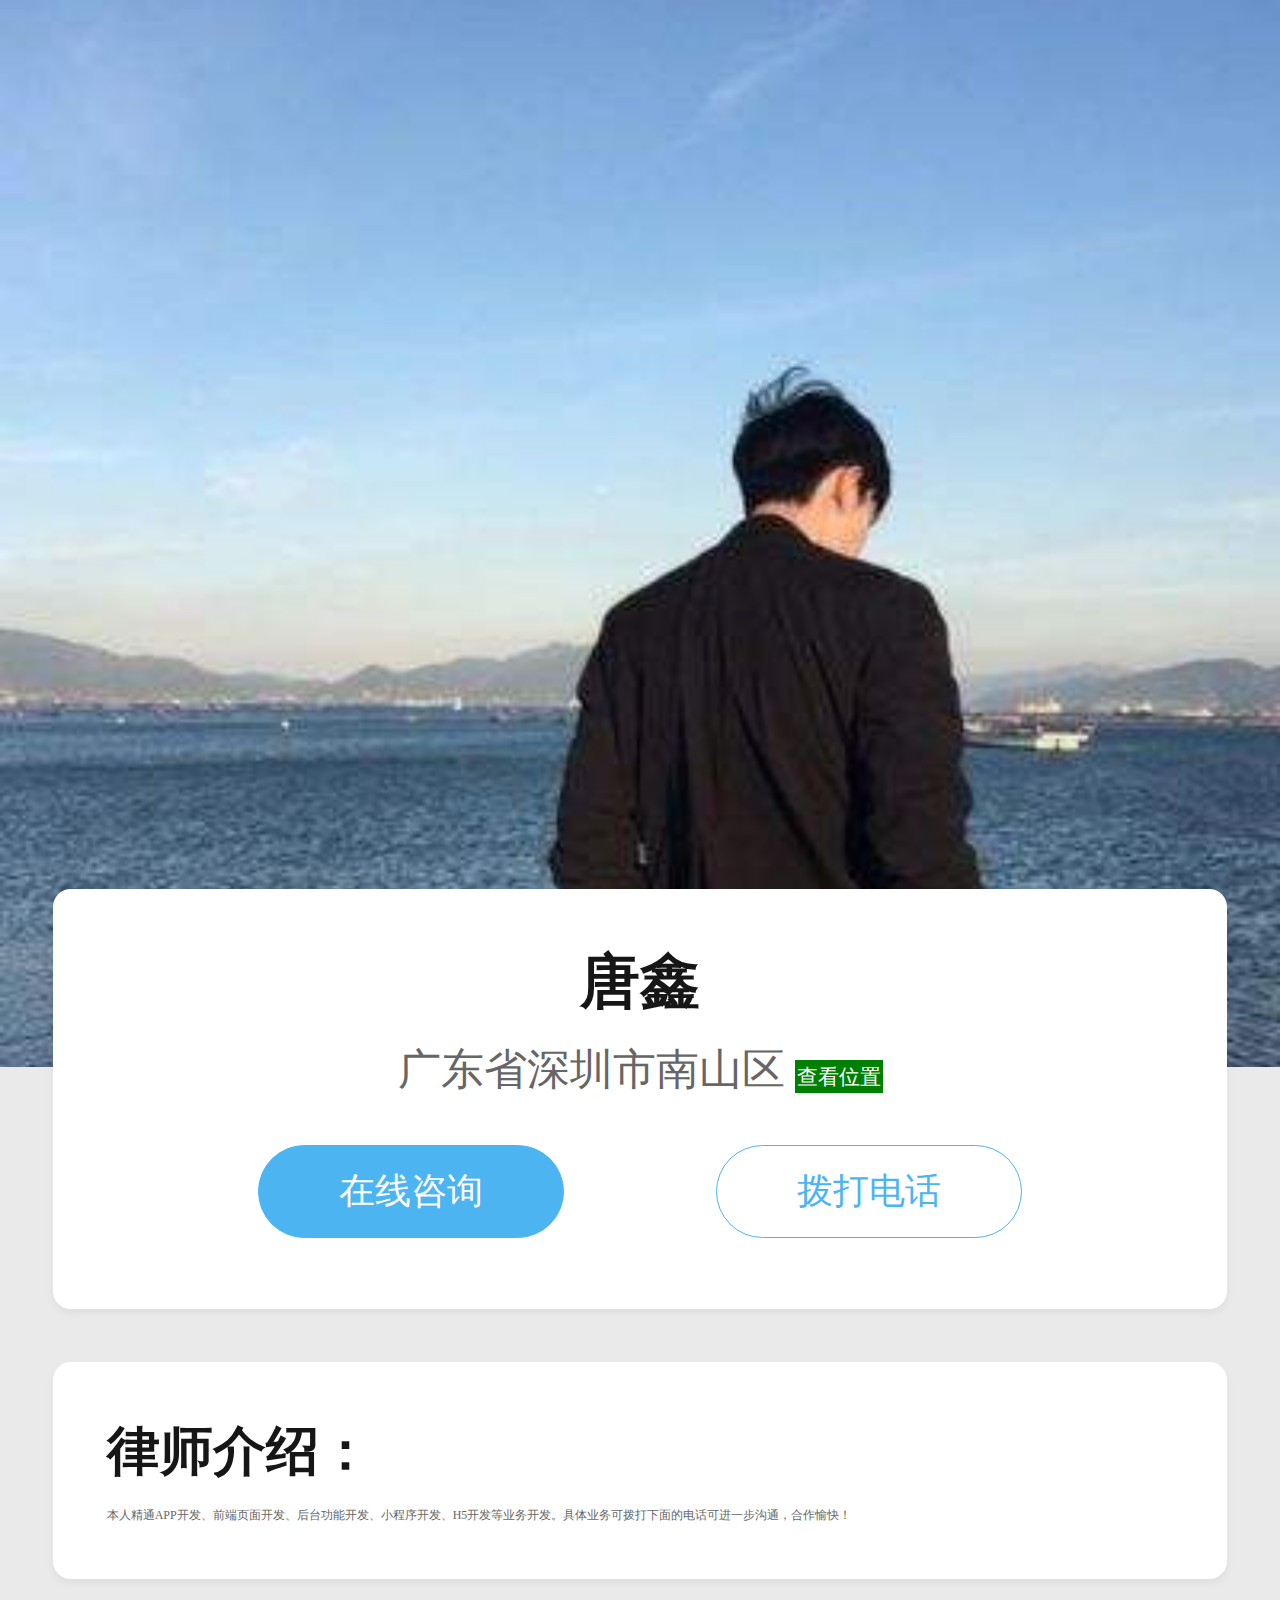
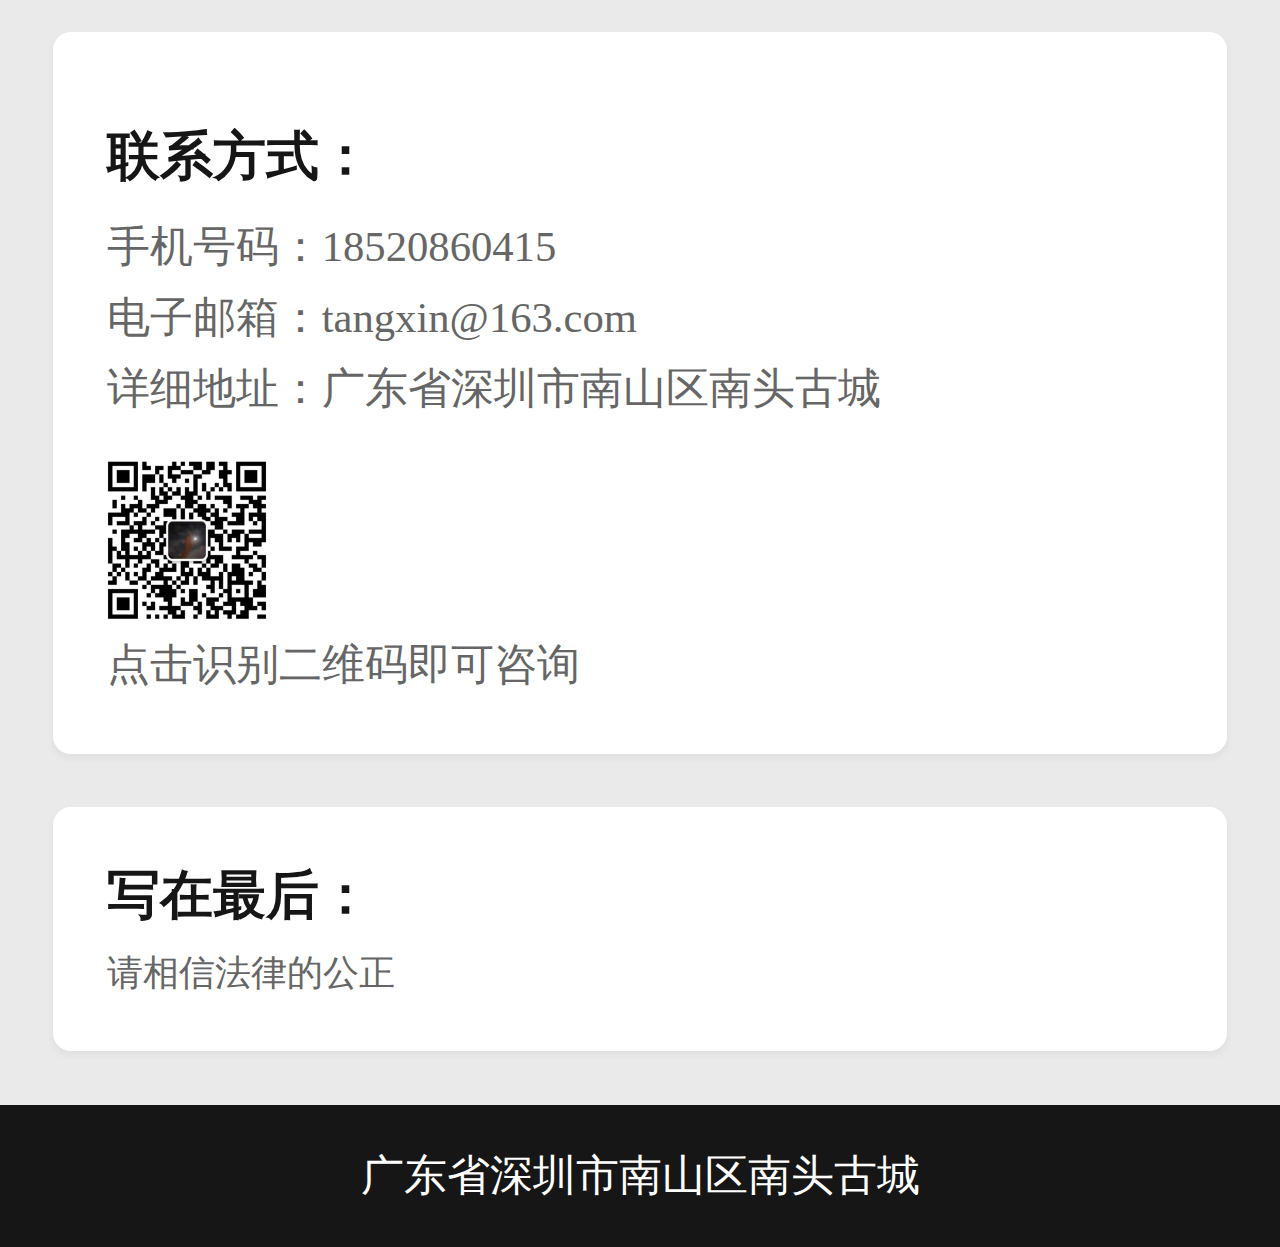
<file: index.html>
<!DOCTYPE html>
<html lang="en">

<head>
    <meta charset="UTF-8">
    <meta name="viewport" content="width=device-width, initial-scale=1.0">
    <meta http-equiv="X-UA-Compatible" content="ie=edge">
    <link rel="stylesheet" href="https://qq897425998.github.io/lawyer/css/common.css">
    <link rel="stylesheet" href="https://qq897425998.github.io/lawyer/css/index.css">
    <title>黄政律师</title>
    <script src="https://qq897425998.github.io/lawyer/js/rem.js"></script>
</head>

<body>
    <div class="container">
        <div class="logo"></div>
        <!-- <img src="h.jpeg" alt=""> -->
        <div class="content">
            <div class="layer-info">
                <div class="title">
                    <p class="hz">唐鑫</p>
                    <p class="ls"><span>广东省深圳市南山区</span><button>查看位置</button></p>
                </div>
                <div class="group-btn">
                    <button class="zx">在线咨询</button>
                    <button class="call">拨打电话</button>
                </div>
            </div>
            <div class="bg">
                <h2>律师介绍：</h2>
                <div class="div1">本人精通APP开发、前端页面开发、后台功能开发、小程序开发、H5开发等业务开发。具体业务可拨打下面的电话可进一步沟通，合作愉快！</div>
            </div>
            <div class="bg">
                <div class="box">
                    <h2>联系方式：</h2>
                    <p>手机号码：18520860415</p>
                    <p>电子邮箱：tangxin@163.com</p>
                    <p>详细地址：广东省深圳市南山区南头古城</p>
                    <div class="code"><img src="https://qq897425998.github.io/lawyer/images/2.png" alt="" width="160"></div>
                    <p class="click">点击识别二维码即可咨询</p>
                </div>
            </div>
            <div class="bg">
                <h2>写在最后：</h2>
                <p>请相信法律的公正</p>
            </div>
            <div class="footer">
                <!-- <p>广东普罗米修律师事务所</p> -->
                <p>广东省深圳市南山区南头古城</p>
            </div>
        </div>
    </div>
</body>

</html>
</file>
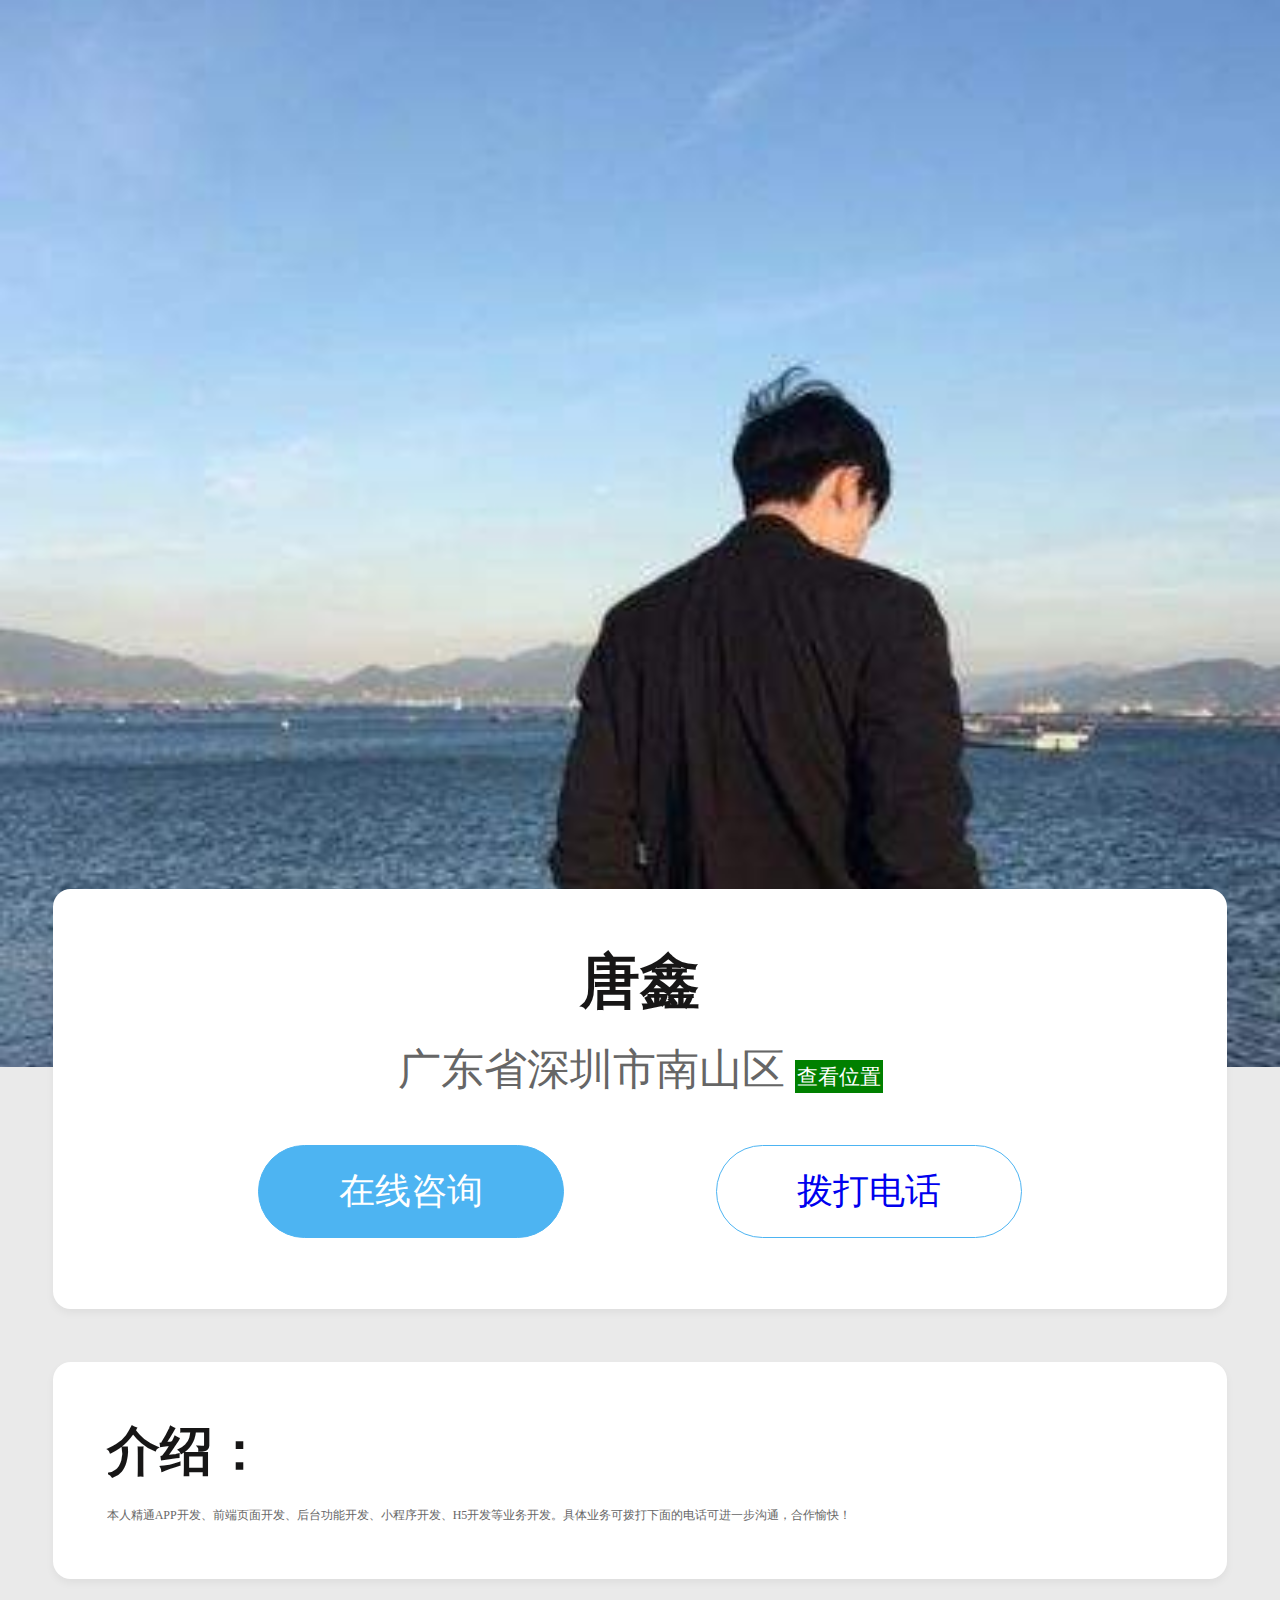
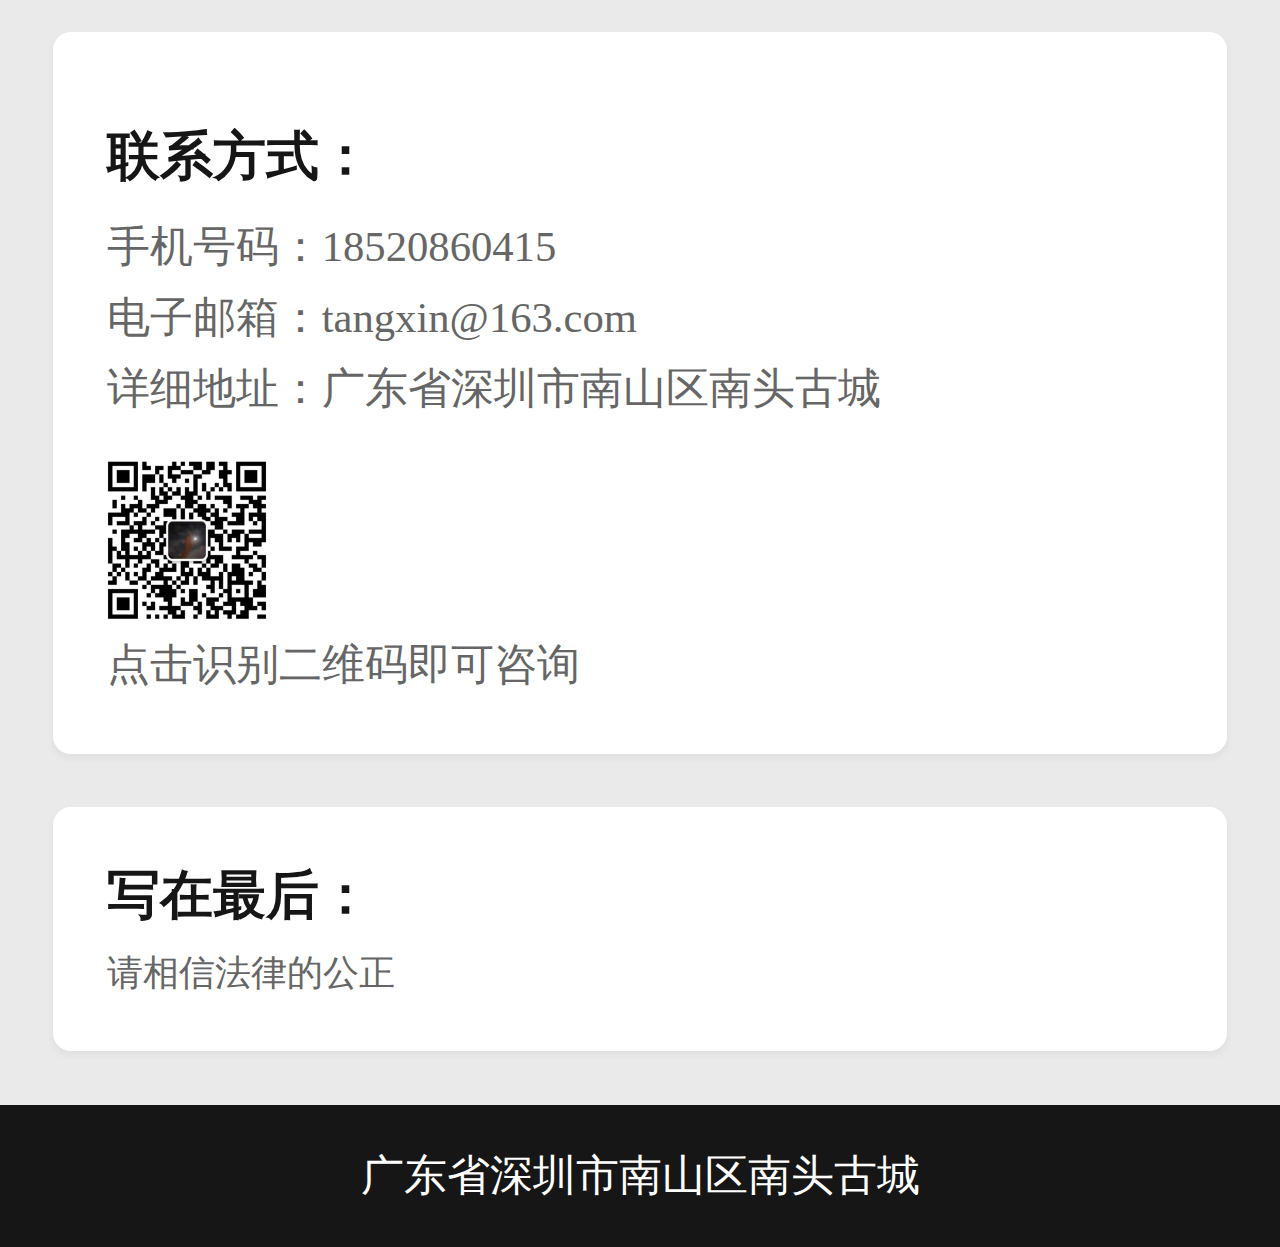
<file: plan_one/index.html>
<!DOCTYPE html>
<html lang="en">

<head>
    <meta charset="UTF-8">
    <meta name="viewport" content="width=device-width, initial-scale=1.0">
    <meta http-equiv="X-UA-Compatible" content="ie=edge">
    <link rel="stylesheet" href="css/common.css">
    <link rel="stylesheet" href="https://qq897425998.github.io/lawyer/plan_one/css/index.css">
    <title>唐鑫</title>
    <script src="https://qq897425998.github.io/lawyer/plan_one/js/rem.js"></script>
</head>

<body>
    <div class="container">
        <div class="logo"></div>
        <div class="content">
            <div class="layer-info">
                <div class="title">
                    <p class="hz">唐鑫</p>
                    <p class="ls"><span>广东省深圳市南山区</span><button>查看位置</button></p>
                </div>
                <div class="group-btn">
                    <button class="zx">在线咨询</button>
                    <!-- <button class="call">拨打电话</button> -->
                    <button class="call"><a href="tel:18682098972">拨打电话</a></button>
                </div>
            </div>
            <div class="bg">
                <h2>介绍：</h2>
                <div class="div1">本人精通APP开发、前端页面开发、后台功能开发、小程序开发、H5开发等业务开发。具体业务可拨打下面的电话可进一步沟通，合作愉快！</div>
            </div>
            <div class="bg">
                <div class="box">
                    <h2>联系方式：</h2>
                    <p>手机号码：18520860415</p>
                    <p>电子邮箱：tangxin@163.com</p>
                    <p>详细地址：广东省深圳市南山区南头古城</p>
                    <div class="code"><img src="https://qq897425998.github.io/lawyer/plan_one/images/2.png" alt="" width="160"></div>
                    <p class="click">点击识别二维码即可咨询</p>
                </div>
            </div>
            <div class="bg">
                <h2>写在最后：</h2>
                <p>请相信法律的公正</p>
            </div>
            <div class="footer">
                <!-- <p>广东普罗米修律师事务所</p> -->
                <p>广东省深圳市南山区南头古城</p>
            </div>
        </div>
    </div>
</body>

</html>
</file>
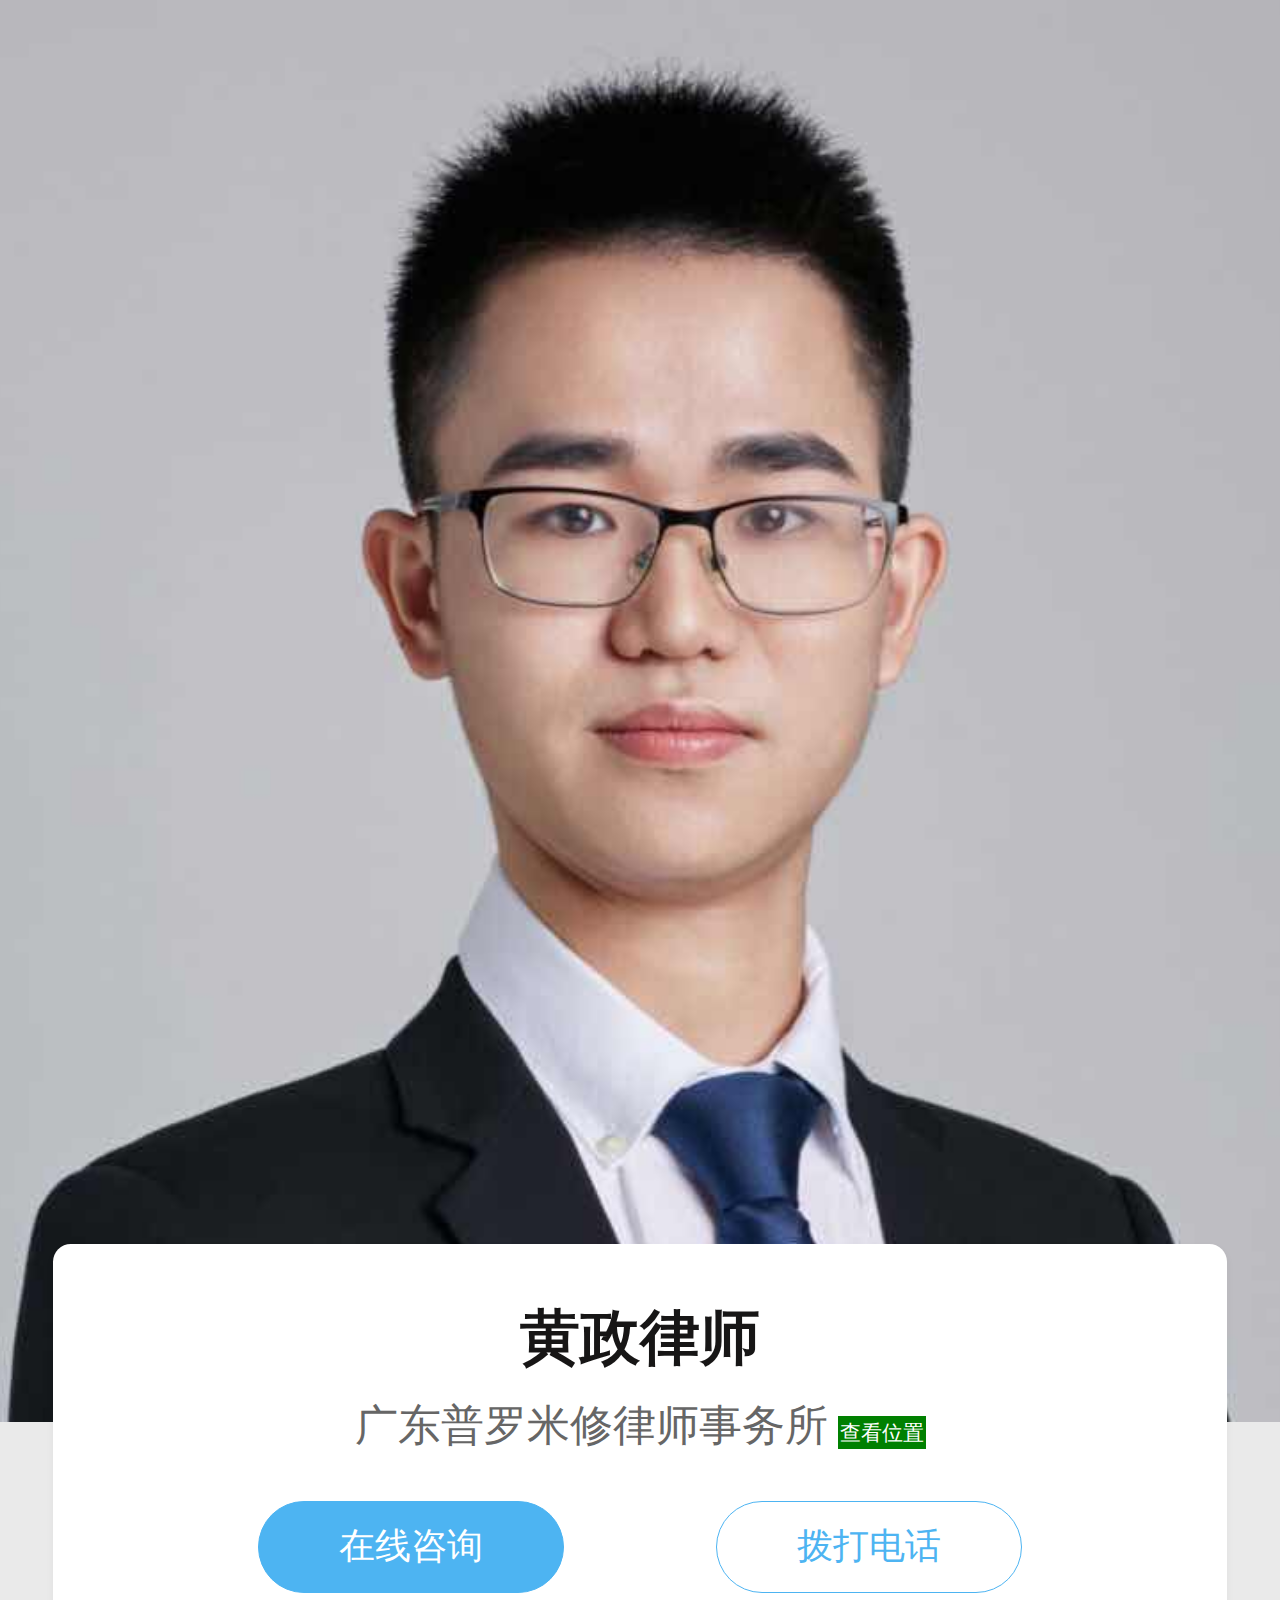
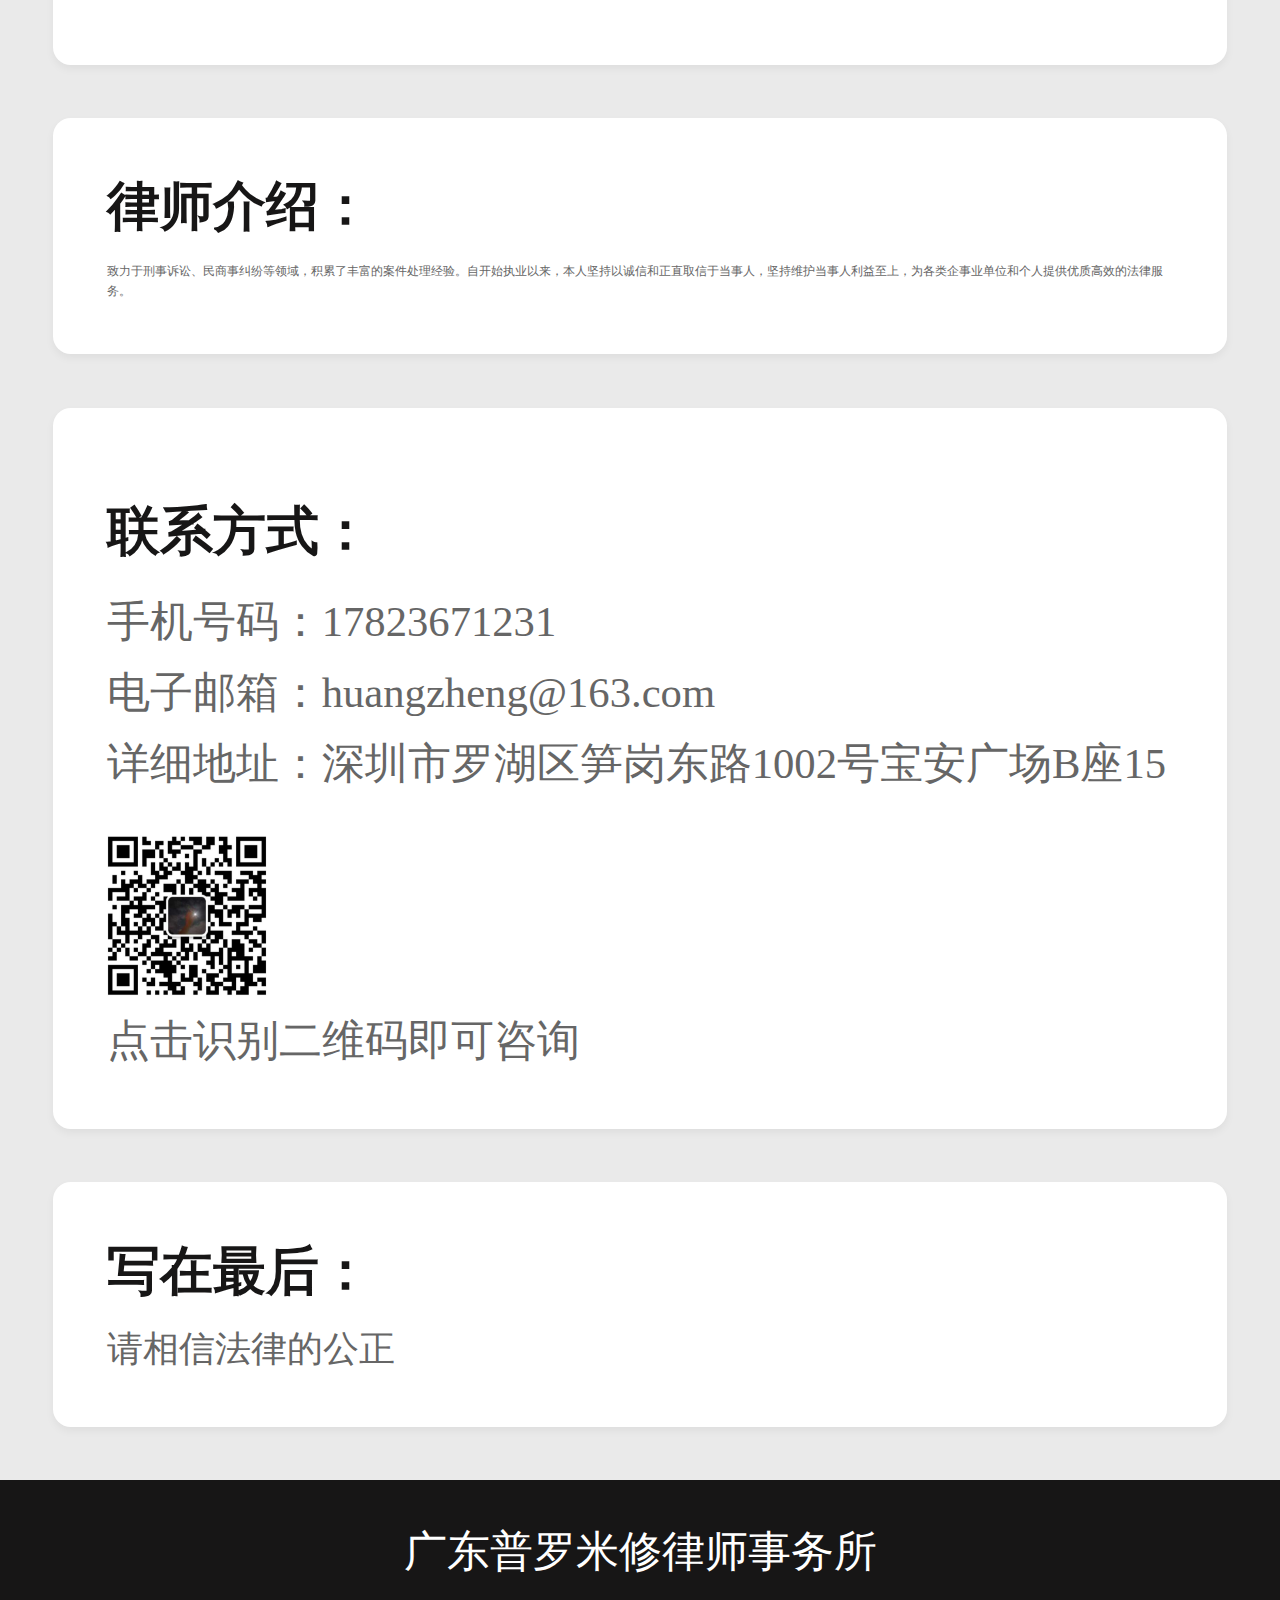
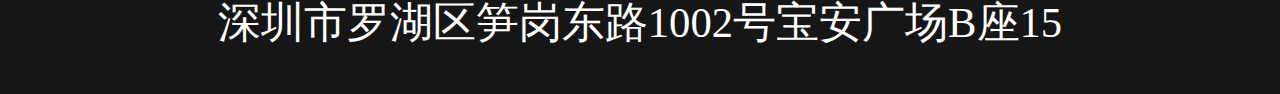
<file: 2.html>
<!DOCTYPE html>
<html lang="en">

<head>
    <meta charset="UTF-8">
    <meta name="viewport" content="width=device-width, initial-scale=1.0">
    <meta http-equiv="X-UA-Compatible" content="ie=edge">
    <link rel="stylesheet" href="https://qq897425998.github.io/lawyer/2.css">
    <title>黄政律师</title>
    <script>
        window.onload = function() {
            getRem(720, 100)
        };
        window.onresize = function() {
            getRem(720, 100)
        };

        function getRem(pwidth, prem) {
            var html = document.getElementsByTagName("html")[0];
            var oWidth = document.body.clientWidth || document.documentElement.clientWidth;
            html.style.fontSize = oWidth / pwidth * prem + "px";
        }
    </script>
</head>

<body>
    <div class="container">
        <div class="logo"></div>
        <!-- <img src="h.jpeg" alt=""> -->
        <div class="content">
            <div class="layer-info">
                <div class="title">
                    <p class="hz">黄政律师</p>
                    <p class="ls"><span>广东普罗米修律师事务所</span><button>查看位置</button></p>
                </div>
                <div class="group-btn">
                    <button class="zx">在线咨询</button>
                    <button class="call">拨打电话</button>
                </div>
            </div>
            <div class="bg">
                <h2>律师介绍：</h2>
                <div class="div1">致力于刑事诉讼、民商事纠纷等领域，积累了丰富的案件处理经验。自开始执业以来，本人坚持以诚信和正直取信于当事人，坚持维护当事人利益至上，为各类企事业单位和个人提供优质高效的法律服务。</div>
            </div>
            <div class="bg">
                <div class="box">
                    <h2>联系方式：</h2>
                    <p>手机号码：17823671231</p>
                    <p>电子邮箱：huangzheng@163.com</p>
                    <p>详细地址：深圳市罗湖区笋岗东路1002号宝安广场B座15</p>
                    <div class="code"><img src="2.png" alt="" width="160"></div>
                    <p class="click">点击识别二维码即可咨询</p>
                </div>
            </div>
            <div class="bg">
                <h2>写在最后：</h2>
                <p>请相信法律的公正</p>
            </div>
            <div class="footer">
                <p>广东普罗米修律师事务所</p>
                <p>深圳市罗湖区笋岗东路1002号宝安广场B座15</p>
            </div>
        </div>
    </div>



</body>

</html>
</file>
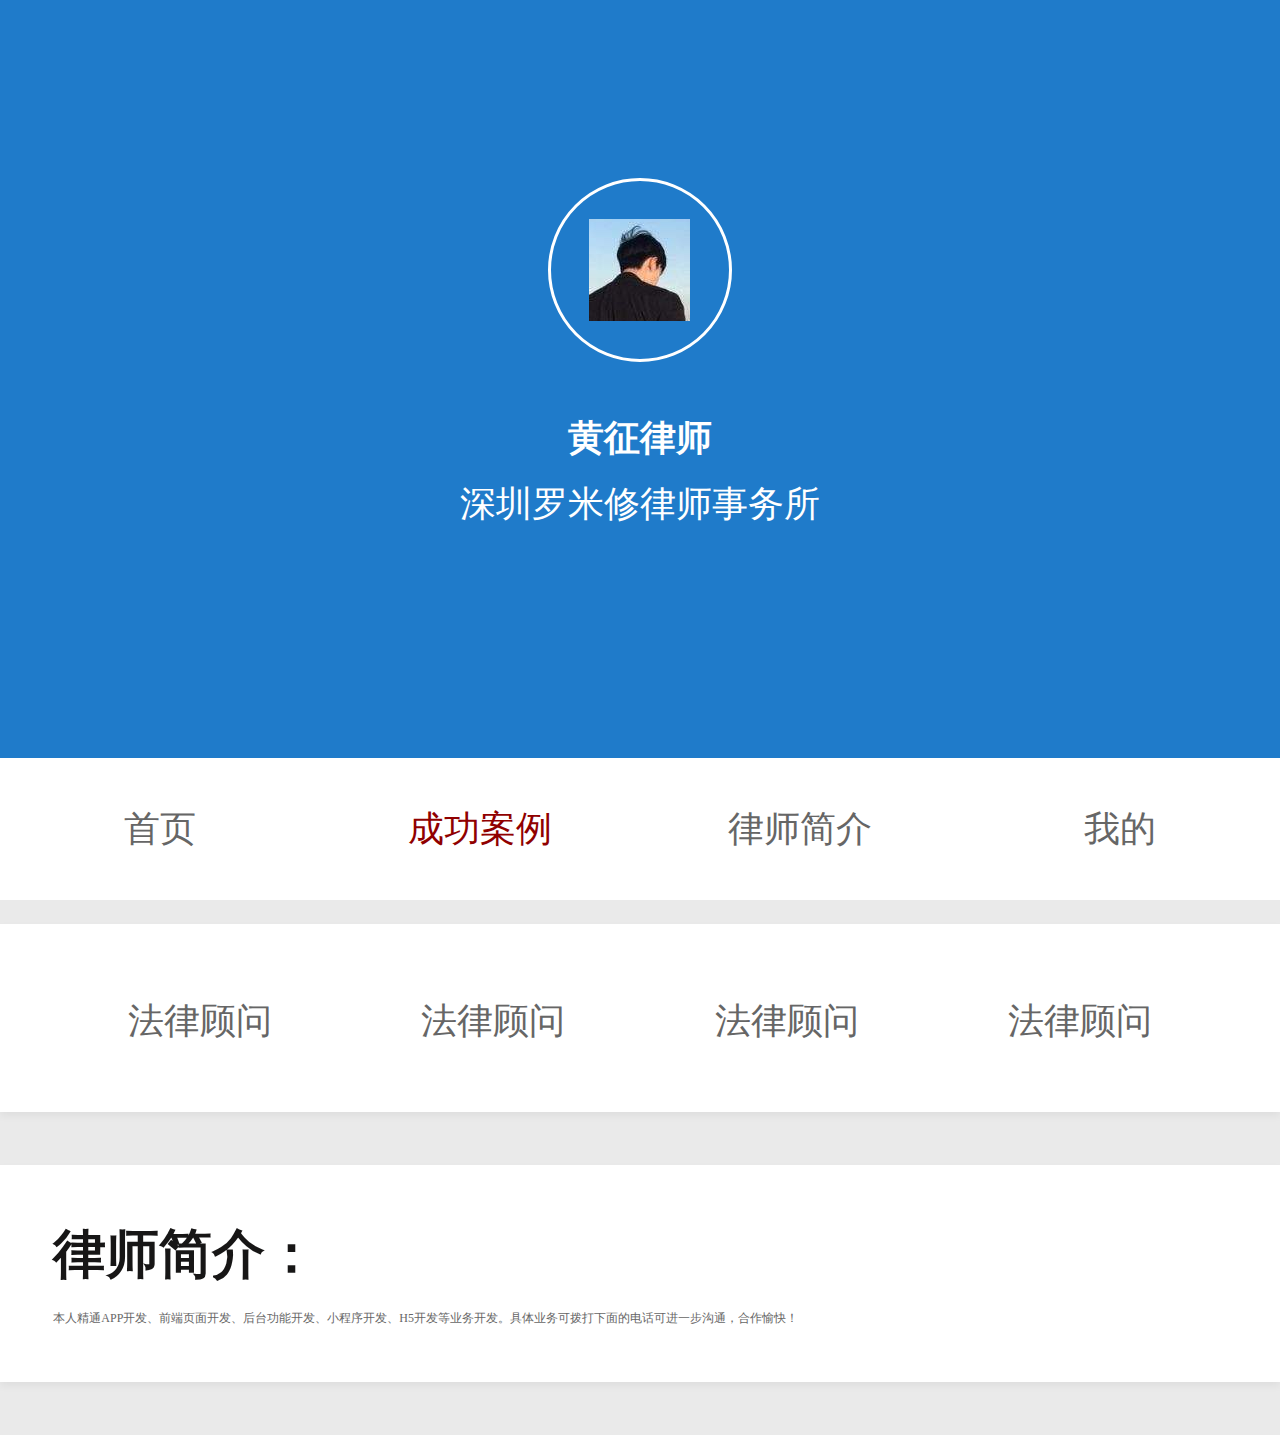
<file: plan_two/info.html>
<!DOCTYPE html>
<html lang="en">

<head>
    <meta charset="UTF-8">
    <meta name="viewport" content="width=device-width, initial-scale=1.0">
    <meta http-equiv="X-UA-Compatible" content="ie=edge">
    <link rel="stylesheet" href="css/info.css">
    <link rel="stylesheet" href="css/common.css">
    <title>律师简介</title>
    <script src="https://qq897425998.github.io/lawyer/plan_two/js/rem.js"></script>
    <link rel="stylesheet" href="https://at.alicdn.com/t/font_849229_zmci9uw3tcn.css">
</head>

<body>
    <div class="container">
        <div class="user-info">
            <div class="user-logo"></div>
            <h3>黄征律师</h3>
            <p>深圳罗米修律师事务所</p>
        </div>
        <div class="content">
            <div class="category bg">
                <ul>
                    <li>
                        <p class="red"><i class="iconfont icon-huiyuan-"></i></p>
                        <p class="title">法律顾问</p>
                    </li>
                    <li>
                        <p class="red"><i class="iconfont icon-huiyuan-"></i></p>
                        <p class="title">法律顾问</p>
                    </li>
                    <li>
                        <p class="red"><i class="iconfont icon-huiyuan-"></i></p>
                        <p class="title">法律顾问</p>
                    </li>
                    <li>
                        <p class="red"><i class="iconfont icon-huiyuan-"></i></p>
                        <p class="title">法律顾问</p>
                    </li>
                </ul>
            </div>
            <div class="bg">
                <h2>律师简介：</h2>
                <div class="div1">本人精通APP开发、前端页面开发、后台功能开发、小程序开发、H5开发等业务开发。具体业务可拨打下面的电话可进一步沟通，合作愉快！</div>
            </div>
        </div>
        <div class="footer">
            <ul>
                <li><a href="index.html">首页</a></li>
                <li class="active"><a href="intro.html">成功案例</a></li>
                <li><a href="info.html">律师简介</a></li>
                <li><a href="my.html">我的</a></li>
            </ul>
        </div>
</body>

</html>
</file>
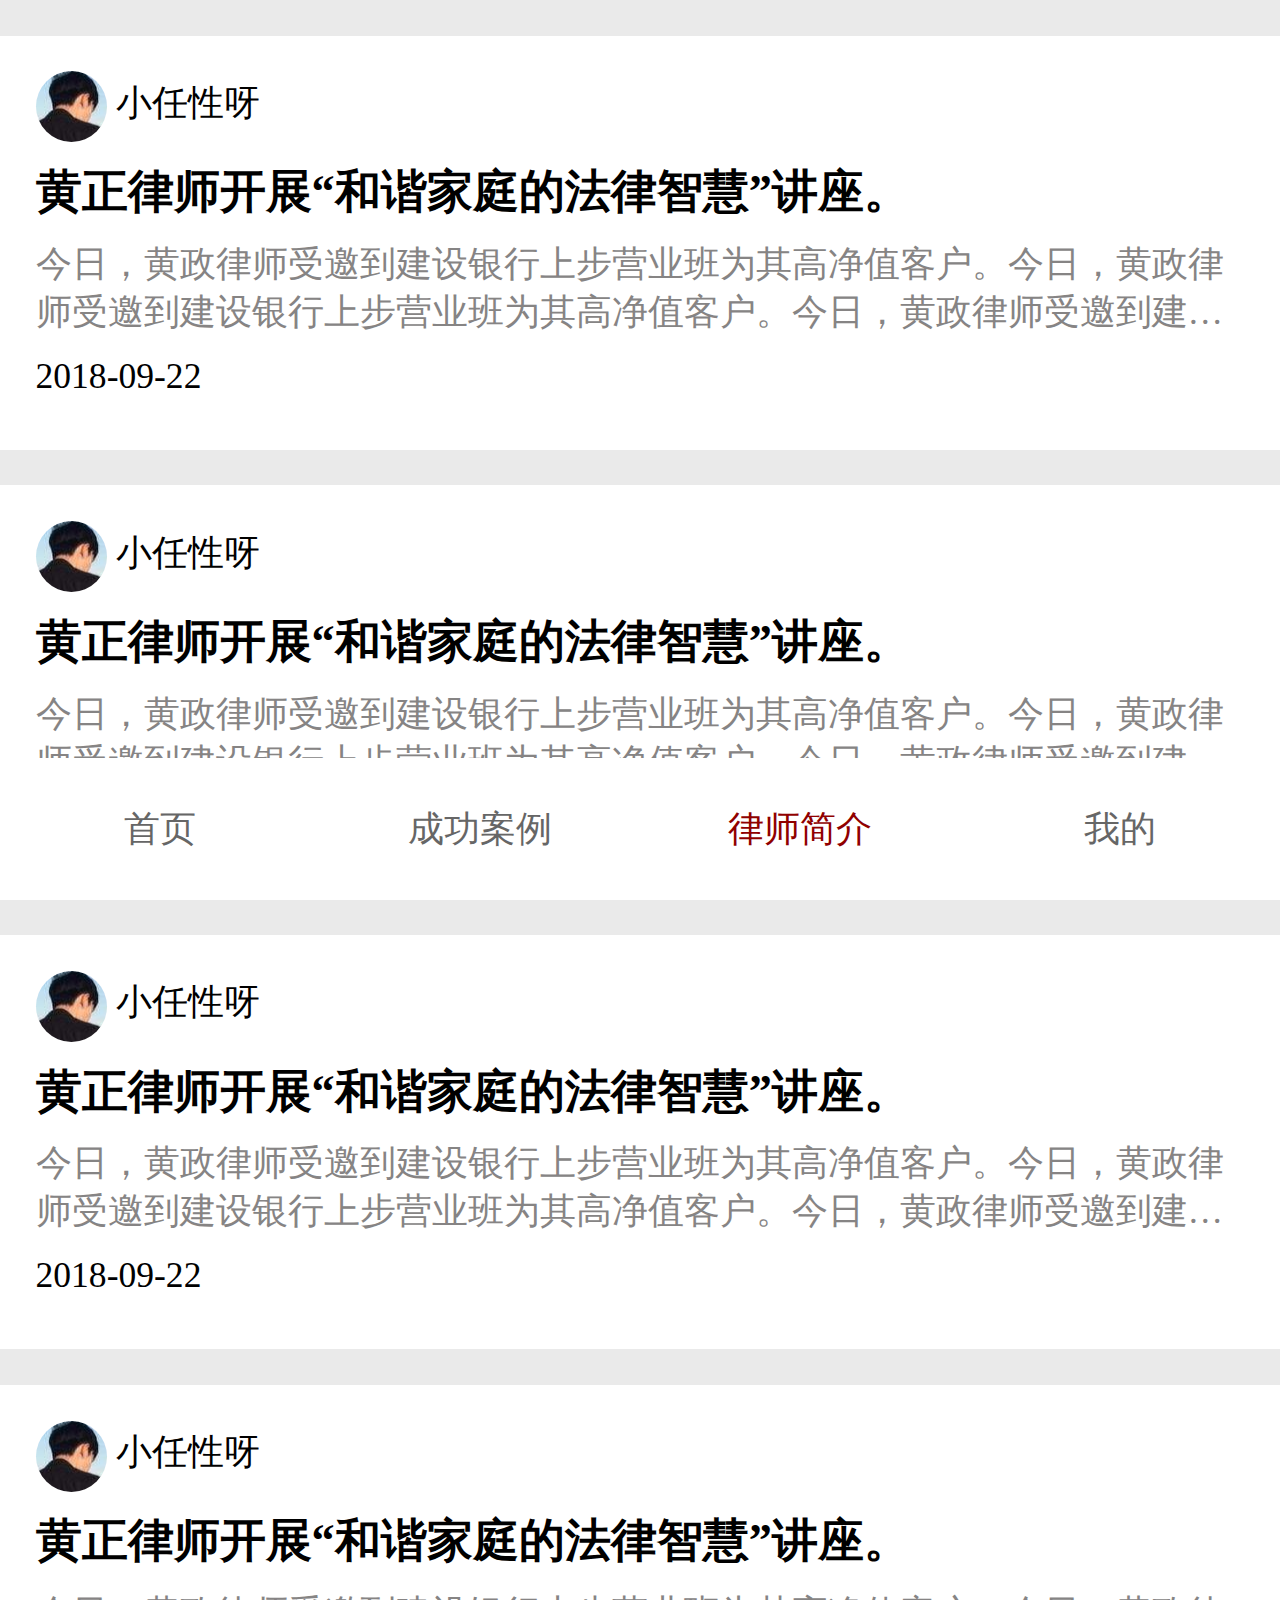
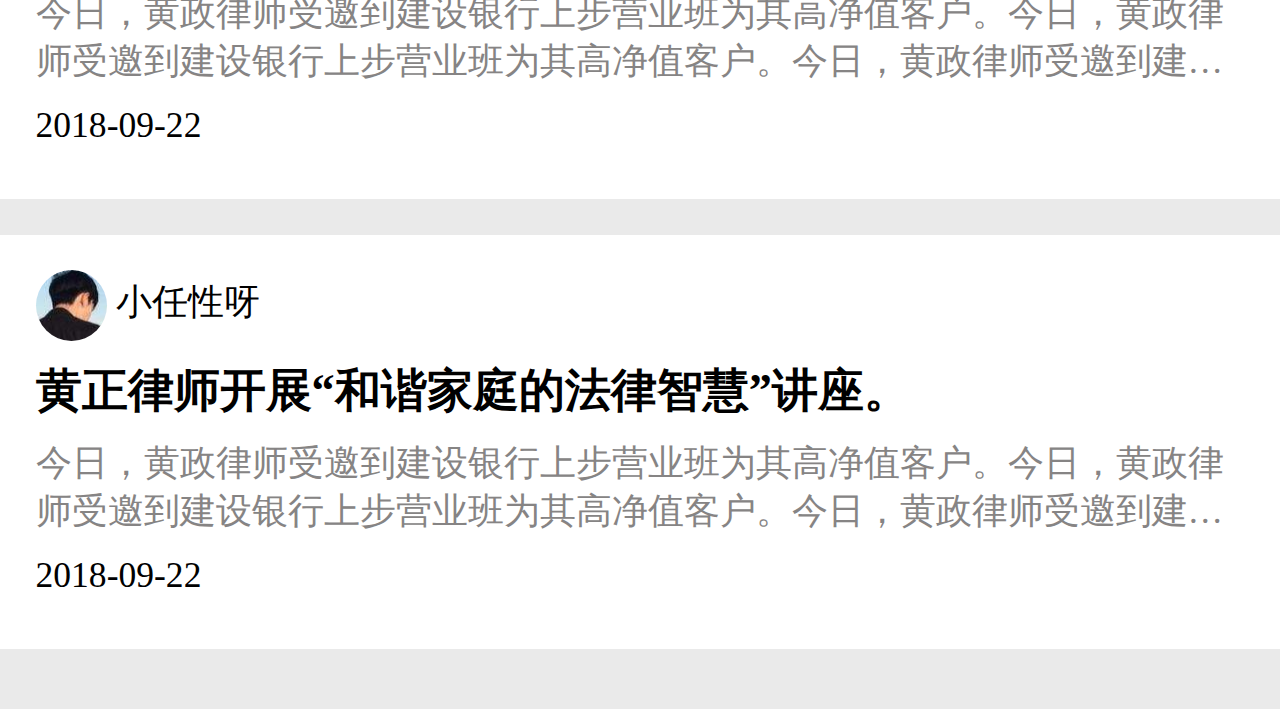
<file: plan_two/intro.html>
<!DOCTYPE html>


<html lang="en">

<head>
    <meta charset="UTF-8">
    <meta name="viewport" content="width=device-width, initial-scale=1.0">
    <meta http-equiv="X-UA-Compatible" content="ie=edge">
    <link rel="stylesheet" href="css/intro.css">
    <link rel="stylesheet" href="css/common.css">
    <title>成功案例</title>
    <script src="https://qq897425998.github.io/lawyer/plan_two/js/rem.js"></script>
</head>

<body>
    <div class="container">
        <div class="content">
            <div class="article">
                <ul>
                    <li>
                        <a href="">
                            <div class="user-info">
                                <span class="user-logo"></span>
                                <span class="user-name">小任性呀</span>
                            </div>
                            <h4>黄正律师开展“和谐家庭的法律智慧”讲座。</h4>
                            <p>今日，黄政律师受邀到建设银行上步营业班为其高净值客户。今日，黄政律师受邀到建设银行上步营业班为其高净值客户。今日，黄政律师受邀到建设银行上步营业班为其高净值客户</p>
                            <div class="user-footer">
                                <span class="times">2018-09-22</span>
                            </div>
                        </a>
                    </li>
                    <li>
                        <a href="">
                            <div class="user-info">
                                <span class="user-logo"></span>
                                <span class="user-name">小任性呀</span>
                            </div>
                            <h4>黄正律师开展“和谐家庭的法律智慧”讲座。</h4>
                            <p>今日，黄政律师受邀到建设银行上步营业班为其高净值客户。今日，黄政律师受邀到建设银行上步营业班为其高净值客户。今日，黄政律师受邀到建设银行上步营业班为其高净值客户</p>
                            <div class="user-footer">
                                <span class="times">2018-09-22</span>
                            </div>
                        </a>
                    </li>
                    <li>
                        <a href="">
                            <div class="user-info">
                                <span class="user-logo"></span>
                                <span class="user-name">小任性呀</span>
                            </div>
                            <h4>黄正律师开展“和谐家庭的法律智慧”讲座。</h4>
                            <p>今日，黄政律师受邀到建设银行上步营业班为其高净值客户。今日，黄政律师受邀到建设银行上步营业班为其高净值客户。今日，黄政律师受邀到建设银行上步营业班为其高净值客户</p>
                            <div class="user-footer">
                                <span class="times">2018-09-22</span>
                            </div>
                        </a>
                    </li>
                    <li>
                        <a href="">
                            <div class="user-info">
                                <span class="user-logo"></span>
                                <span class="user-name">小任性呀</span>
                            </div>
                            <h4>黄正律师开展“和谐家庭的法律智慧”讲座。</h4>
                            <p>今日，黄政律师受邀到建设银行上步营业班为其高净值客户。今日，黄政律师受邀到建设银行上步营业班为其高净值客户。今日，黄政律师受邀到建设银行上步营业班为其高净值客户</p>
                            <div class="user-footer">
                                <span class="times">2018-09-22</span>
                            </div>
                        </a>
                    </li>
                    <li>
                        <a href="">
                            <div class="user-info">
                                <span class="user-logo"></span>
                                <span class="user-name">小任性呀</span>
                            </div>
                            <h4>黄正律师开展“和谐家庭的法律智慧”讲座。</h4>
                            <p>今日，黄政律师受邀到建设银行上步营业班为其高净值客户。今日，黄政律师受邀到建设银行上步营业班为其高净值客户。今日，黄政律师受邀到建设银行上步营业班为其高净值客户</p>
                            <div class="user-footer">
                                <span class="times">2018-09-22</span>
                            </div>
                        </a>
                    </li>
                </ul>
            </div>
        </div>
    </div>
    <div class="footer">
        <ul>
            <li><a href="index.html">首页</a></li>
            <li><a href="intro.html">成功案例</a></li>
            <li class="active"><a href="info.html">律师简介</a></li>
            <li><a href="my.html">我的</a></li>
        </ul>
    </div>
</body>

</html>
</file>
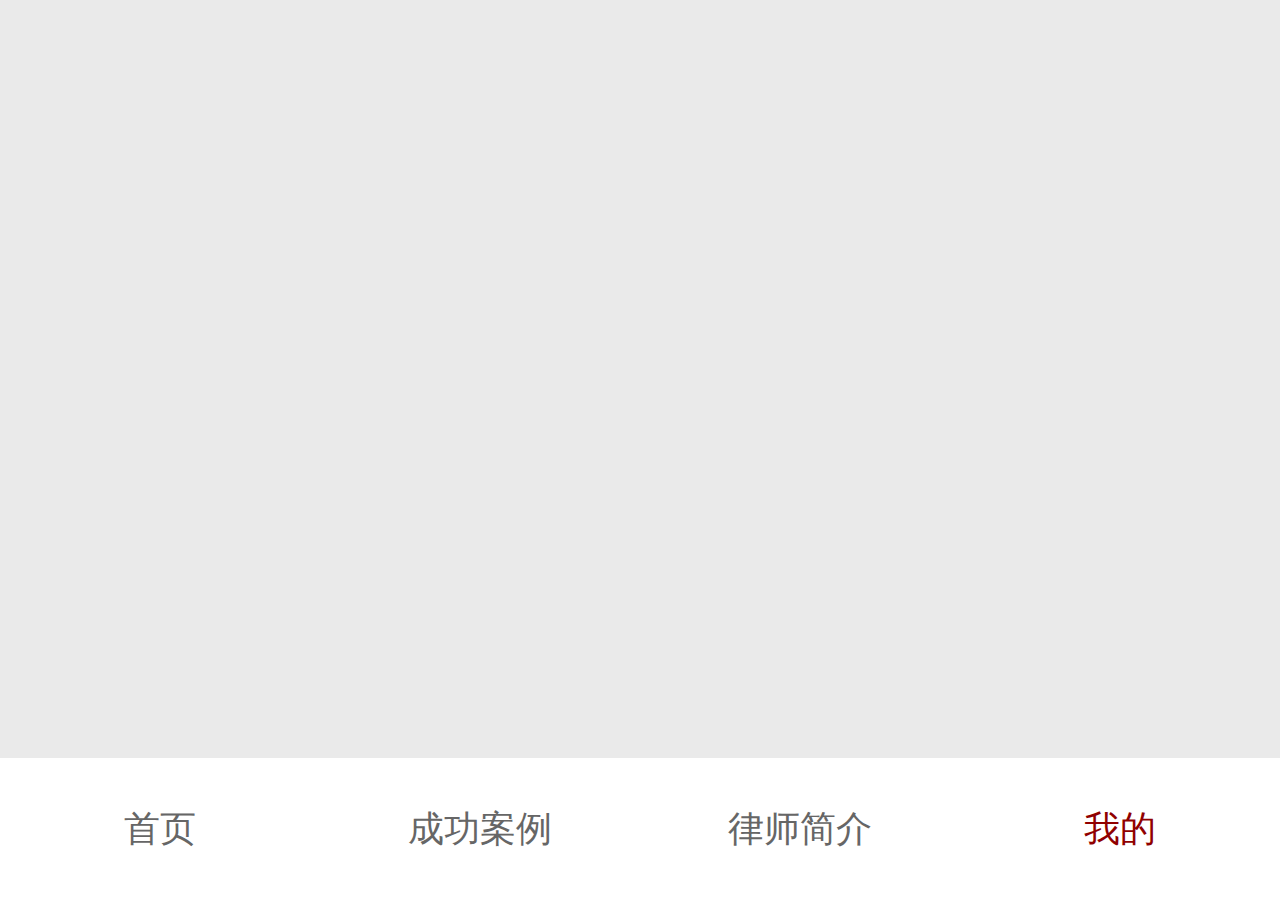
<file: plan_two/my.html>
<!DOCTYPE html>
<html lang="en">

<head>
    <meta charset="UTF-8">
    <meta name="viewport" content="width=device-width, initial-scale=1.0">
    <meta http-equiv="X-UA-Compatible" content="ie=edge">
    <link rel="stylesheet" href="css/index.css">
    <link rel="stylesheet" href="css/common.css">
    <title>个人中心</title>
    <script src="https://qq897425998.github.io/lawyer/plan_two/js/rem.js"></script>
</head>

<body>
    <div class="footer">
        <ul>
            <li><a href="index.html">首页</a></li>
            <li><a href="info.html">成功案例</a></li>
            <li><a href="intro.html">律师简介</a></li>
            <li class="active"><a href="my.html">我的</a></li>
        </ul>
    </div>
</body>

</html>
</file>
<file: plan_one/css/common.css>
* {
    padding: 0;
    margin: 0;
    font-size: 0.2rem;
}

a {
    text-decoration: none;
}

body {
    font-size: 0.2rem;
}

h2 {
    font-size: 0.3rem;
    color: #171616;
    margin-bottom: 0.1rem;
}

body {
    background: #eaeaea;
}

.ov {
    overflow: hidden;
}

.fl {
    float: left;
    font-weight: bold;
}

.fr {
    float: right;
    font-size: 0.12rem;
}
</file>
<file: plan_two/css/info.css>
h3 {
    text-align: center;
    margin: 0.3rem 0 0.1rem 0;
}

.user-info {
    height: 4rem;
    width: 100%;
    padding-top: 1rem;
    color: #fff;
    background: #1f7bca;
}

.user-info .user-logo {
    background: url(https://qq897425998.github.io/lawyer/plan_two/images/logo.png) no-repeat center center;
    width: 1rem;
    height: 1rem;
    border-radius: 100%;
    text-align: center;
    border: 3px solid #fff;
    margin: 0 auto;
}

.user-info p {
    text-align: center;
}

.div1 {
    font-size: 12px;
    line-height: 20px;
}

.title {
    margin-bottom: 0.26rem;
    text-align: center;
}

.title .hz {
    font-weight: bold;
    color: #171616;
    margin-bottom: 0.1rem;
    font-size: 0.34rem;
}

.title .ls span {
    font-size: 0.24rem;
}

.content {
    color: #666;
}

.bg {
    background: #fff;
    padding: 0.3rem;
    margin: 0.3rem 0;
    box-shadow: 0 4px 8px 0 rgba(7, 17, 27, .05);
}

.category {
    background: #fff;
    margin-top: 0.2rem;
    padding-bottom: 20px;
    overflow: hidden;
}

.category ul {}

.category ul li {
    float: left;
    width: 25%;
    text-align: center;
    margin-top: 20px;
}

i {
    color: #2474b9;
    font-size: 0.48rem!important;
}
</file>
<file: plan_two/css/common.css>
* {
    padding: 0;
    margin: 0;
    font-size: 0.2rem;
}

body {
    font-size: 0.2rem;
}

a {
    text-decoration: none;
}

ul {
    list-style-type: none
}

h2 {
    font-size: 0.3rem;
    color: #171616;
    margin-bottom: 0.1rem;
}

body {
    background: #eaeaea;
}

.ov {
    overflow: hidden;
}

.fl {
    float: left;
    font-weight: bold;
}

.fr {
    float: right;
    font-size: 0.12rem;
}

.footer {
    background: #fff;
    position: fixed;
    bottom: 0;
    width: 100%;
}

.footer ul {
    display: flex;
}

.footer ul li {
    flex: 1;
    height: 0.8rem;
    text-align: center;
    line-height: 0.8rem;
}

.footer ul li a {
    color: #666;
}

.footer ul li.active a {
    color: #900000;
}
</file>
<file: plan_two/css/intro.css>
.article {
    margin-bottom: 60px;
}

.article ul {}

.article ul li {
    background: #fff;
    padding: 0.2rem;
    margin-top: 0.2rem;
}

.article ul li .user-info span {
    display: inline-block;
}

.article ul li .user-info .user-logo {
    width: 0.4rem;
    vertical-align: middle;
    height: 0.4rem;
    background: url(https://qq897425998.github.io/lawyer/plan_two/images/logo.png) no-repeat center center;
    border-radius: 100%;
}

.article ul li .user-info .user-name {
    color: #000;
}

.article ul li h4 {
    margin: 0.1rem 0;
    font-size: 0.26rem;
}

.article ul li a {
    color: #000;
}

.article ul li p {
    color: #868484;
    overflow: hidden;
    text-overflow: ellipsis;
    display: -webkit-box;
    -webkit-box-orient: vertical;
    -webkit-line-clamp: 2;
}

.article ul li .user-footer {
    margin: 0.1rem 0;
}

.article ul li .user-info .user-name {}
</file>
<file: plan_two/css/index.css>
.swiper-container {
    width: 100%;
    height: 4rem;
}

.swiper-slide {
    text-align: center;
    font-size: 18px;
    background: #fff;
    /* Center slide text vertically */
    display: -webkit-box;
    display: -ms-flexbox;
    display: -webkit-flex;
    display: flex;
    -webkit-box-pack: center;
    -ms-flex-pack: center;
    -webkit-justify-content: center;
    justify-content: center;
    -webkit-box-align: center;
    -ms-flex-align: center;
    -webkit-align-items: center;
    align-items: center;
}

.swiper-pagination-bullet-active {
    background: red!important;
}

.category {
    background: #fff;
    margin-top: 0.2rem;
    width: 100%;
    padding-bottom: 20px;
    overflow: hidden;
}

.category ul {}

.category ul li {
    float: left;
    width: 25%;
    text-align: center;
    margin-top: 20px;
}

.red {
    background: red;
    width: 0.8rem;
    margin: 0 auto;
    height: 0.8rem;
    line-height: 0.8rem;
    text-align: center;
    border-radius: 50%;
}

.icon-huiyuan- {
    color: #fff;
}

.title {
    margin-top: 0.1rem;
}

.article {
    margin-bottom: 60px;
}

.article ul {}

.article ul li {
    background: #fff;
    padding: 0.2rem;
    margin-top: 0.2rem;
}

.article ul li .user-info span {
    display: inline-block;
}

.article ul li .user-info .user-logo {
    width: 0.4rem;
    height: 0.4rem;
    vertical-align: middle;
    background: url(https://qq897425998.github.io/lawyer/plan_two/images/logo.png) no-repeat center center;
    border-radius: 100%;
}

.article ul li .user-info .user-name {
    color: #000;
}

.article ul li h4 {
    margin: 0.1rem 0;
    font-size: 0.26rem;
}

.article ul li a {
    color: #000;
}

.article ul li p {
    color: #868484;
    overflow: hidden;
    text-overflow: ellipsis;
    display: -webkit-box;
    -webkit-box-orient: vertical;
    -webkit-line-clamp: 2;
}

.article ul li .user-footer {
    margin: 0.1rem 0;
}

.article ul li .user-info .user-name {}
</file>
